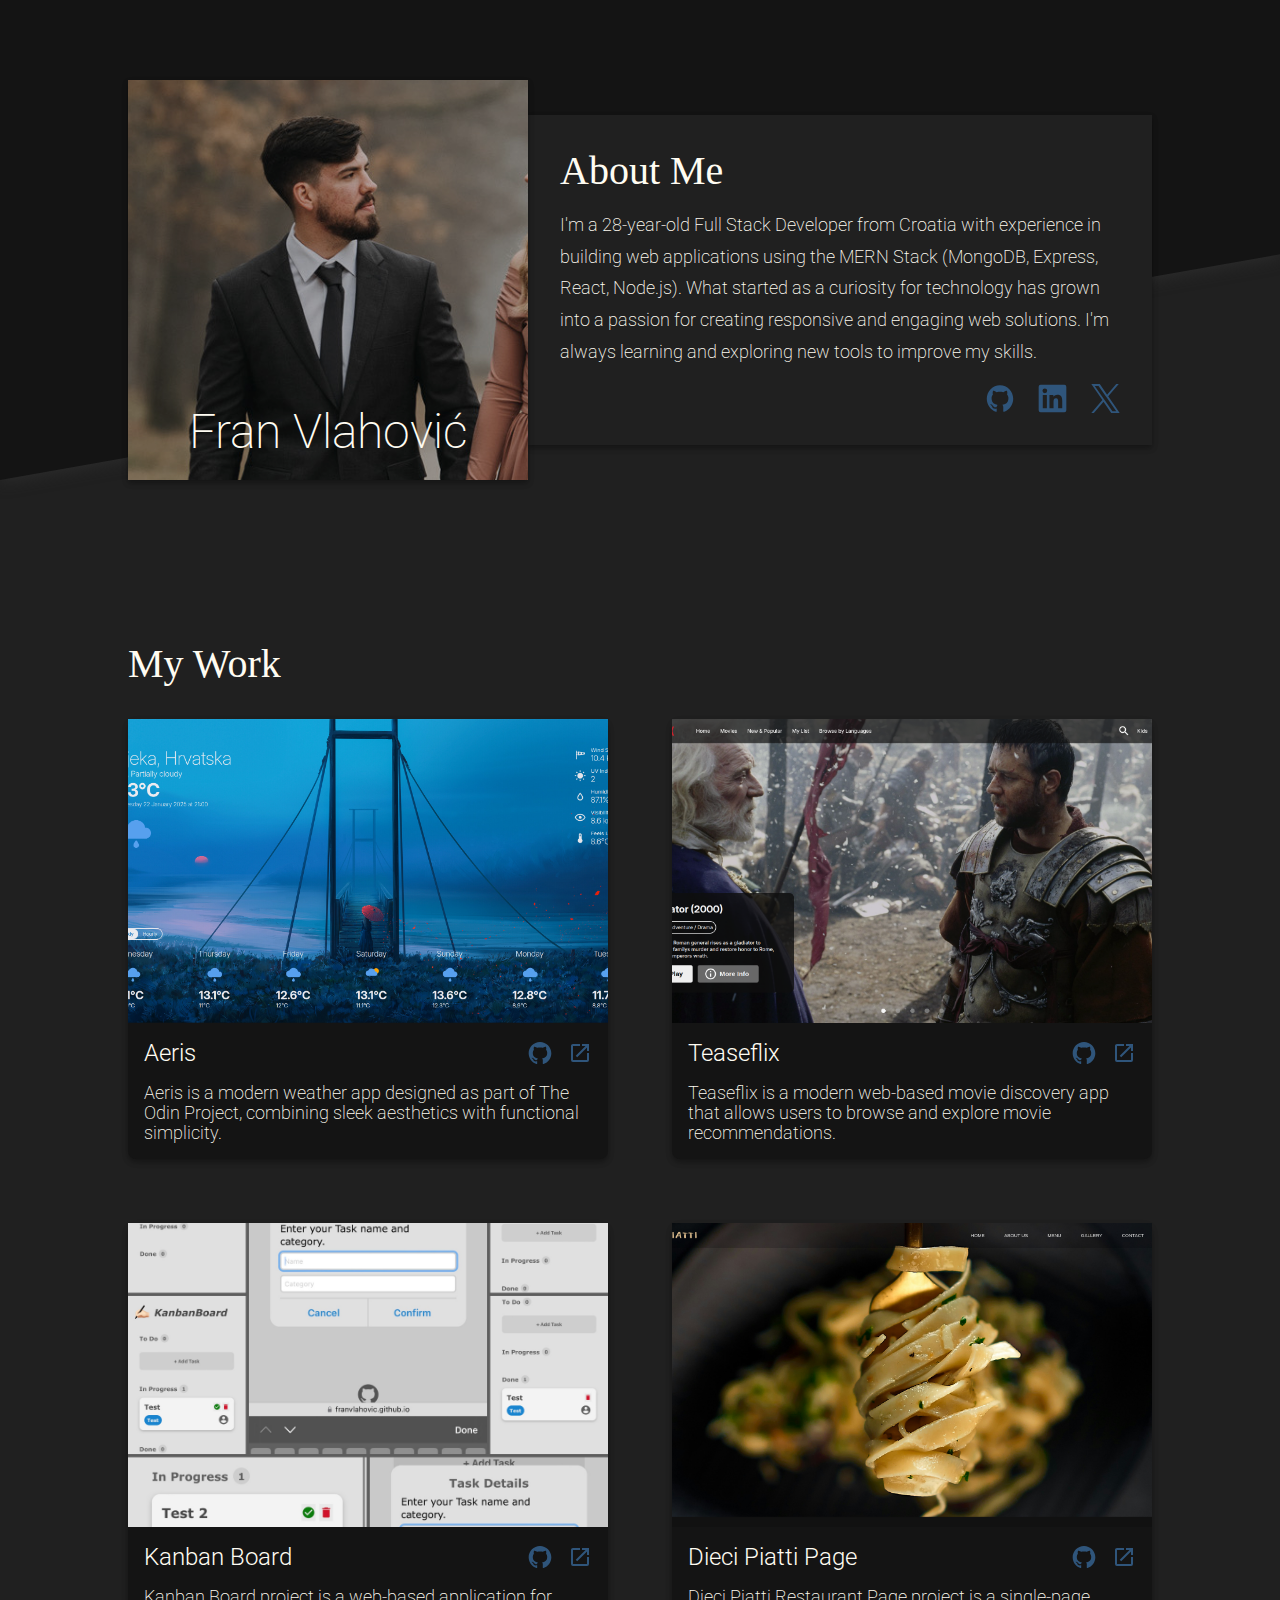
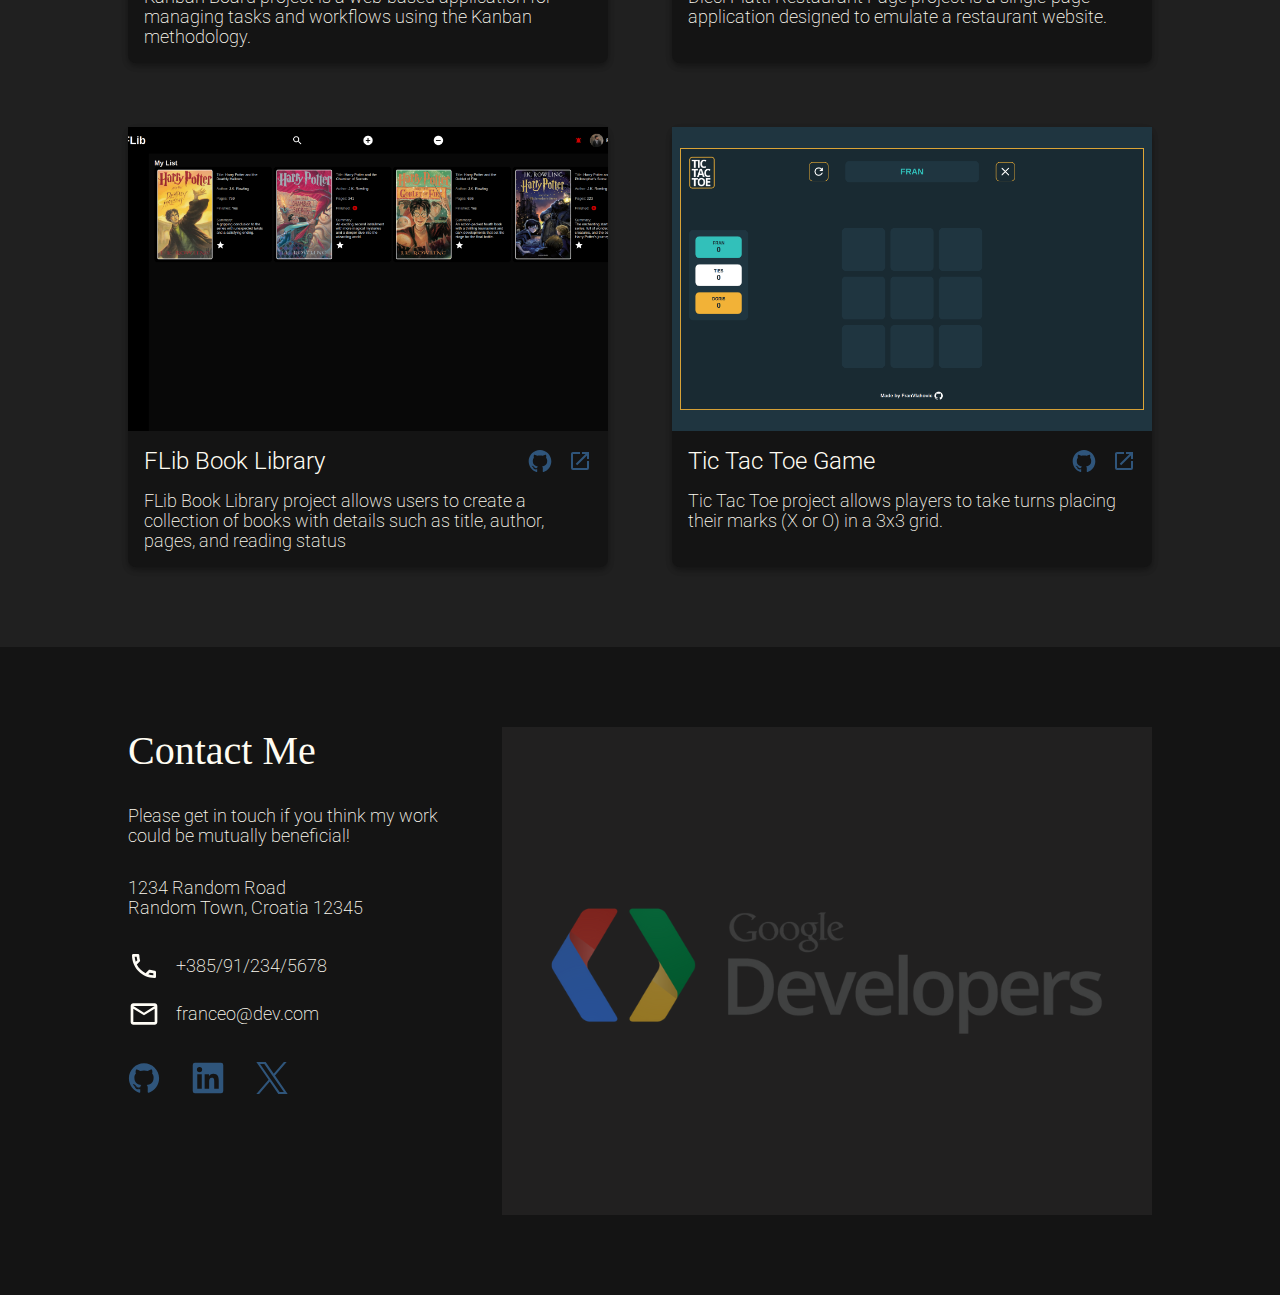
<file: index.html>
<!DOCTYPE html>
<html lang="en">
<head>
    <meta charset="UTF-8">
    <meta name="viewport" content="width=device-width, initial-scale=1.0">
    <title>Home | Portfolio Page</title>
<script defer src="main.js"></script></head>
<body>
    <header id="header">
        <div class="header-photo-container">
            <img src="0055be36055c893588d7.jpeg" alt="Illustrated Portrait Photo of Caucasian Male" class="header-image">
            <h2 class="header-person-name">Fran Vlahović</h2>
            <div class="overlay"></div>
        </div>
        <div class="about-me-container">
            <h1>About Me</h1>
            <p>I'm a 28-year-old Full Stack Developer from Croatia with experience in building web applications using the MERN Stack (MongoDB, Express, React, Node.js). What started as a curiosity for technology has grown into a passion for creating responsive and engaging web solutions. I'm always learning and exploring new tools to improve my skills.</p>
            <div class="about-me-socials">
                <a href="https://github.com/FranVlahovic" target="_blank"><img src="3c903c66b2c5334c8c0b.svg" alt="GitHub Icon"></a>
                <a href="https://www.linkedin.com/in/franvlahovic/" target="_blank"><img src="d4e41ebf9944039eda77.svg" alt="Linkedin Icon" ></a>
                <a href="https://x.com/f_vlahovic" target="_blank"><img src="800640b7f2cab3132c69.svg" alt="Twitter Icon" ></a>
            </div>
        </div>
    </header>
    <main id="main">
        <h1>My Work</h1>
        <div class="card-container">
        </div>
    </main>
    <footer id="footer">
        <div class="footer-left-container">
            <h1>Contact Me</h1>
            <p>Please get in touch if you think my work could be mutually beneficial!</p>
            <p>1234 Random Road <br> Random Town, Croatia 12345</p>
            <div class="footer-phone-email">
                <div class="footer-phone">
                    <img src="04d357205b0858045638.svg" alt="Phone Icon">
                    <p>+385/91/234/5678</p>
                </div>
                <div class="footer-email">
                    <img src="ffe24abaeb56c6af70c1.svg" alt="Email Icon">
                    <p>franceo@dev.com</p>
                </div>
            </div>
            <div class="footer-socials">
                <a href="https://github.com/FranVlahovic" target="_blank"><img src="3c903c66b2c5334c8c0b.svg" alt="GitHub Icon"></a>
                <a href="https://www.linkedin.com/in/franvlahovic/" target="_blank"><img src="d4e41ebf9944039eda77.svg" alt="Linkedin Icon" ></a>
                <a href="https://x.com/f_vlahovic" target="_blank"><img src="800640b7f2cab3132c69.svg" alt="Twitter Icon" ></a>
            </div>
        </div>
        <div class="footer-right-container">
            <img src="32b463e3715649050fa1.png" alt="Google Developer Group Logo Image">
            <div class="footer-overlay"></div>
        </div>
    </footer>
</body>
</html>
</file>
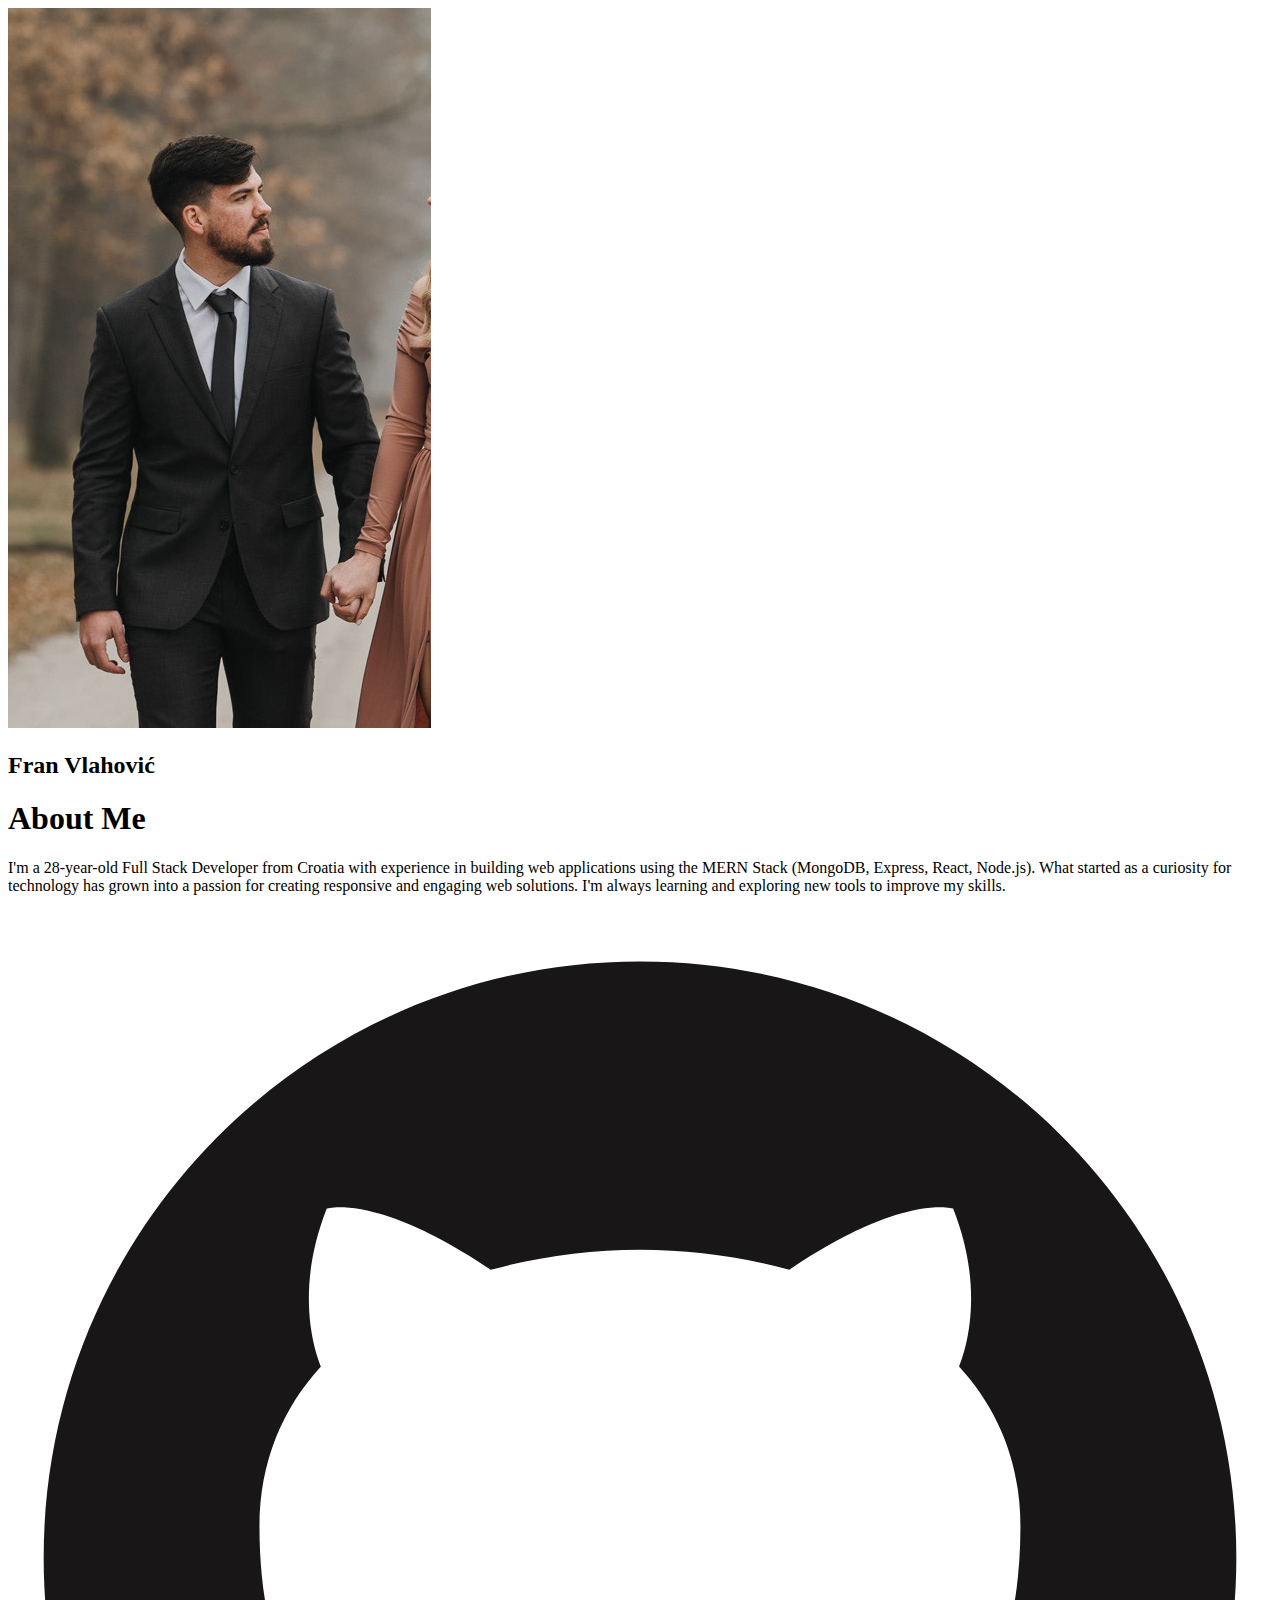
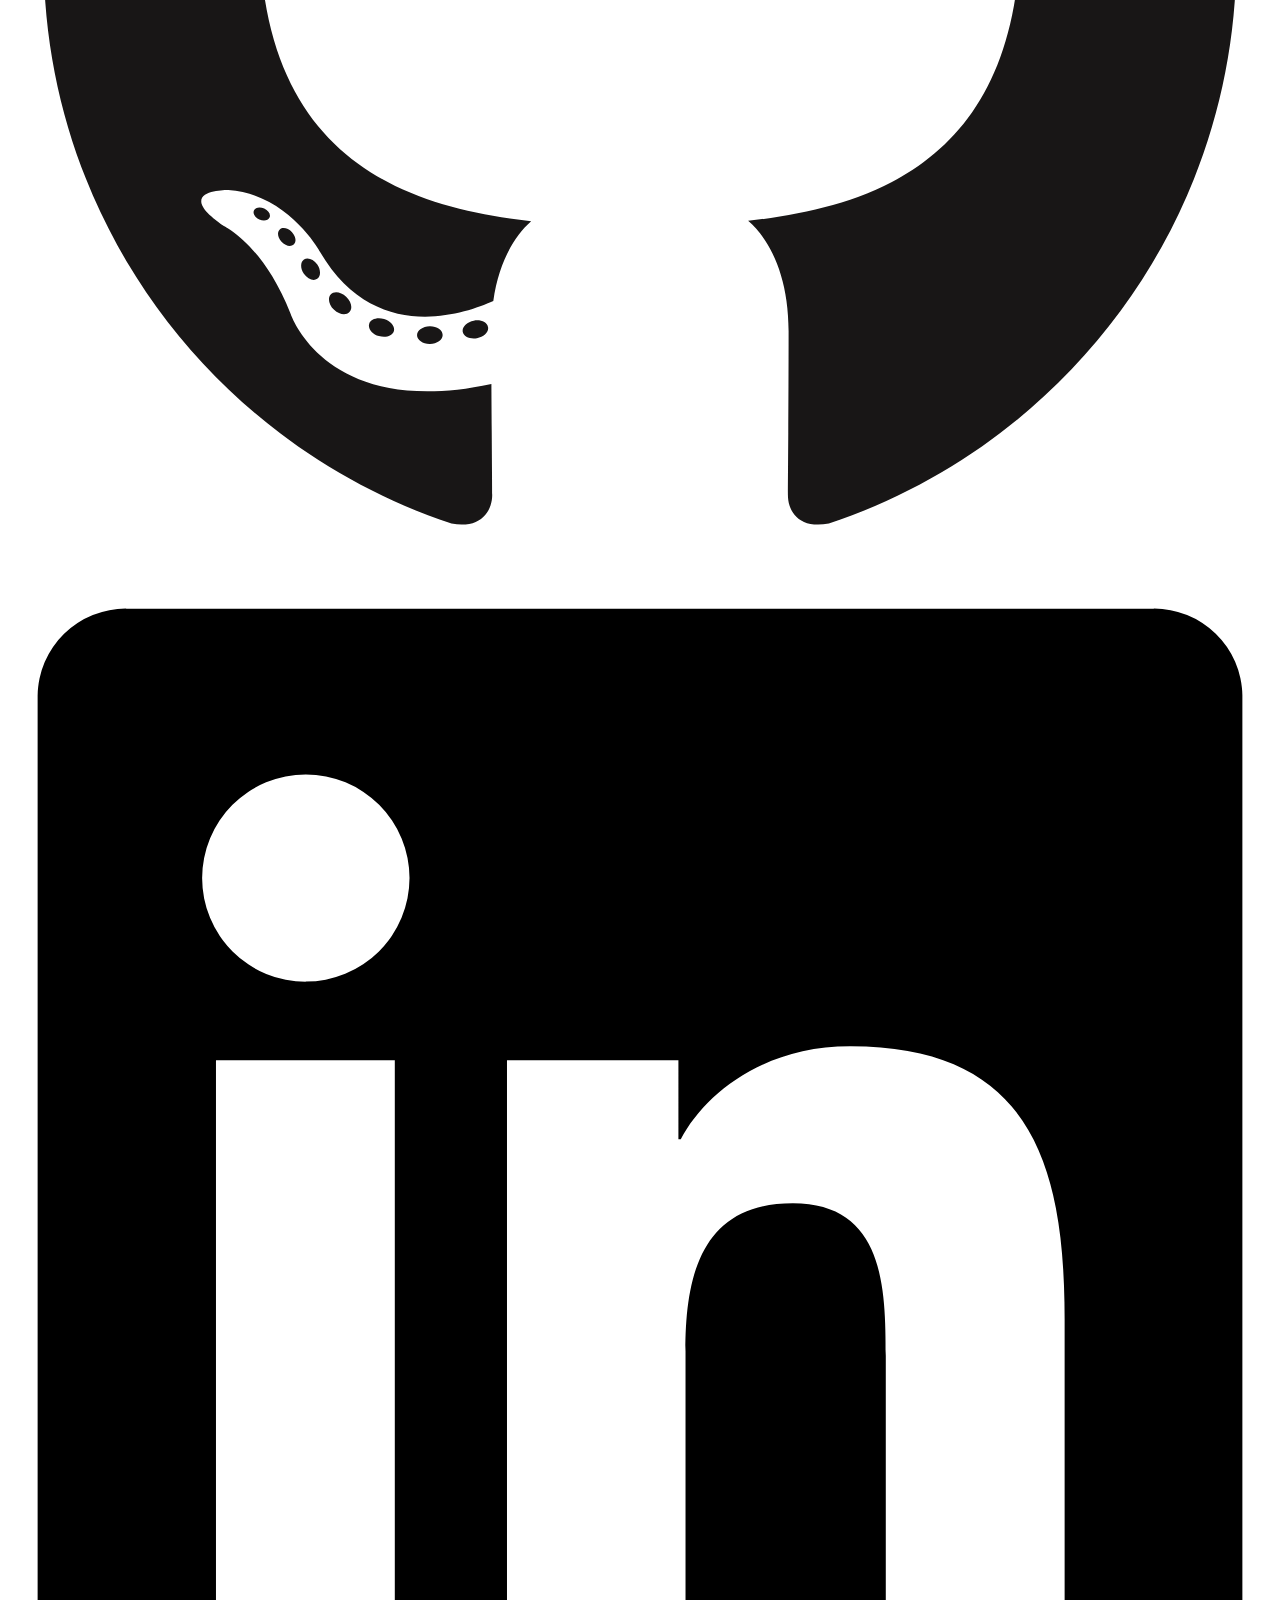
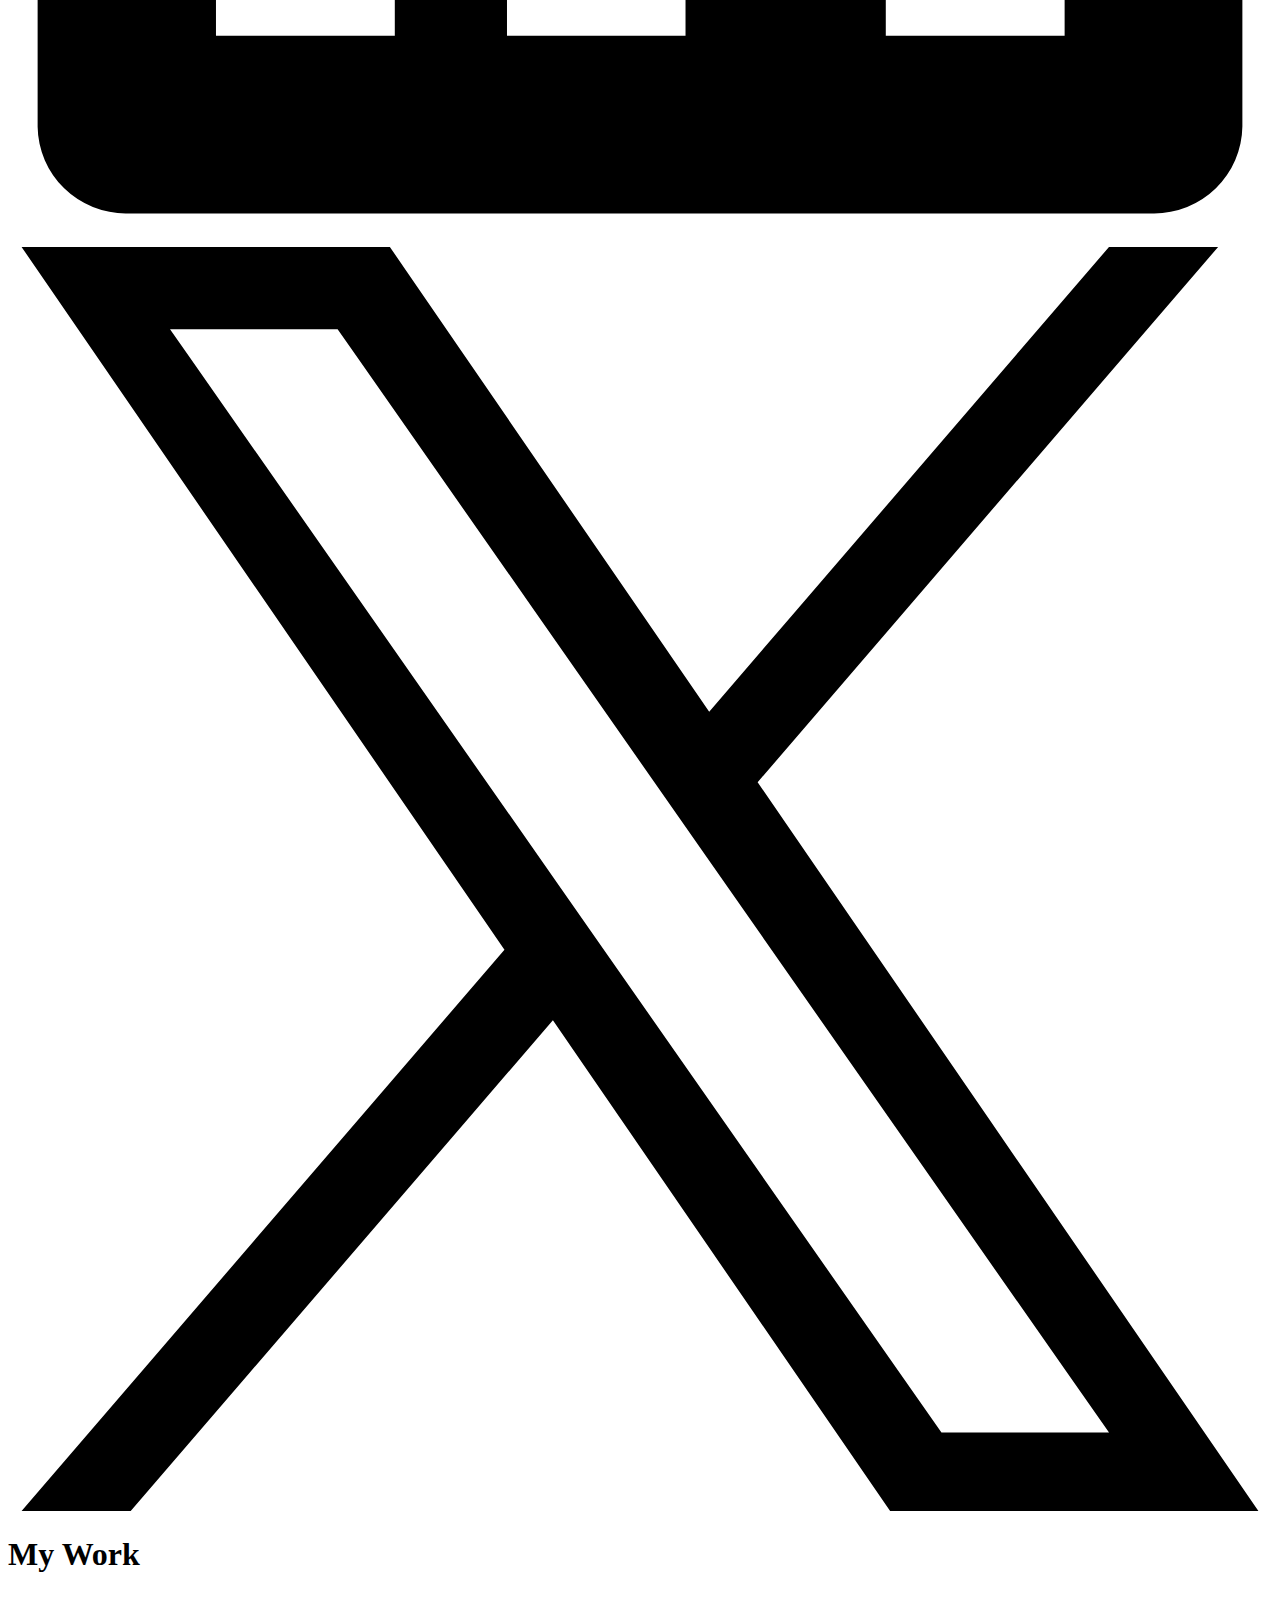
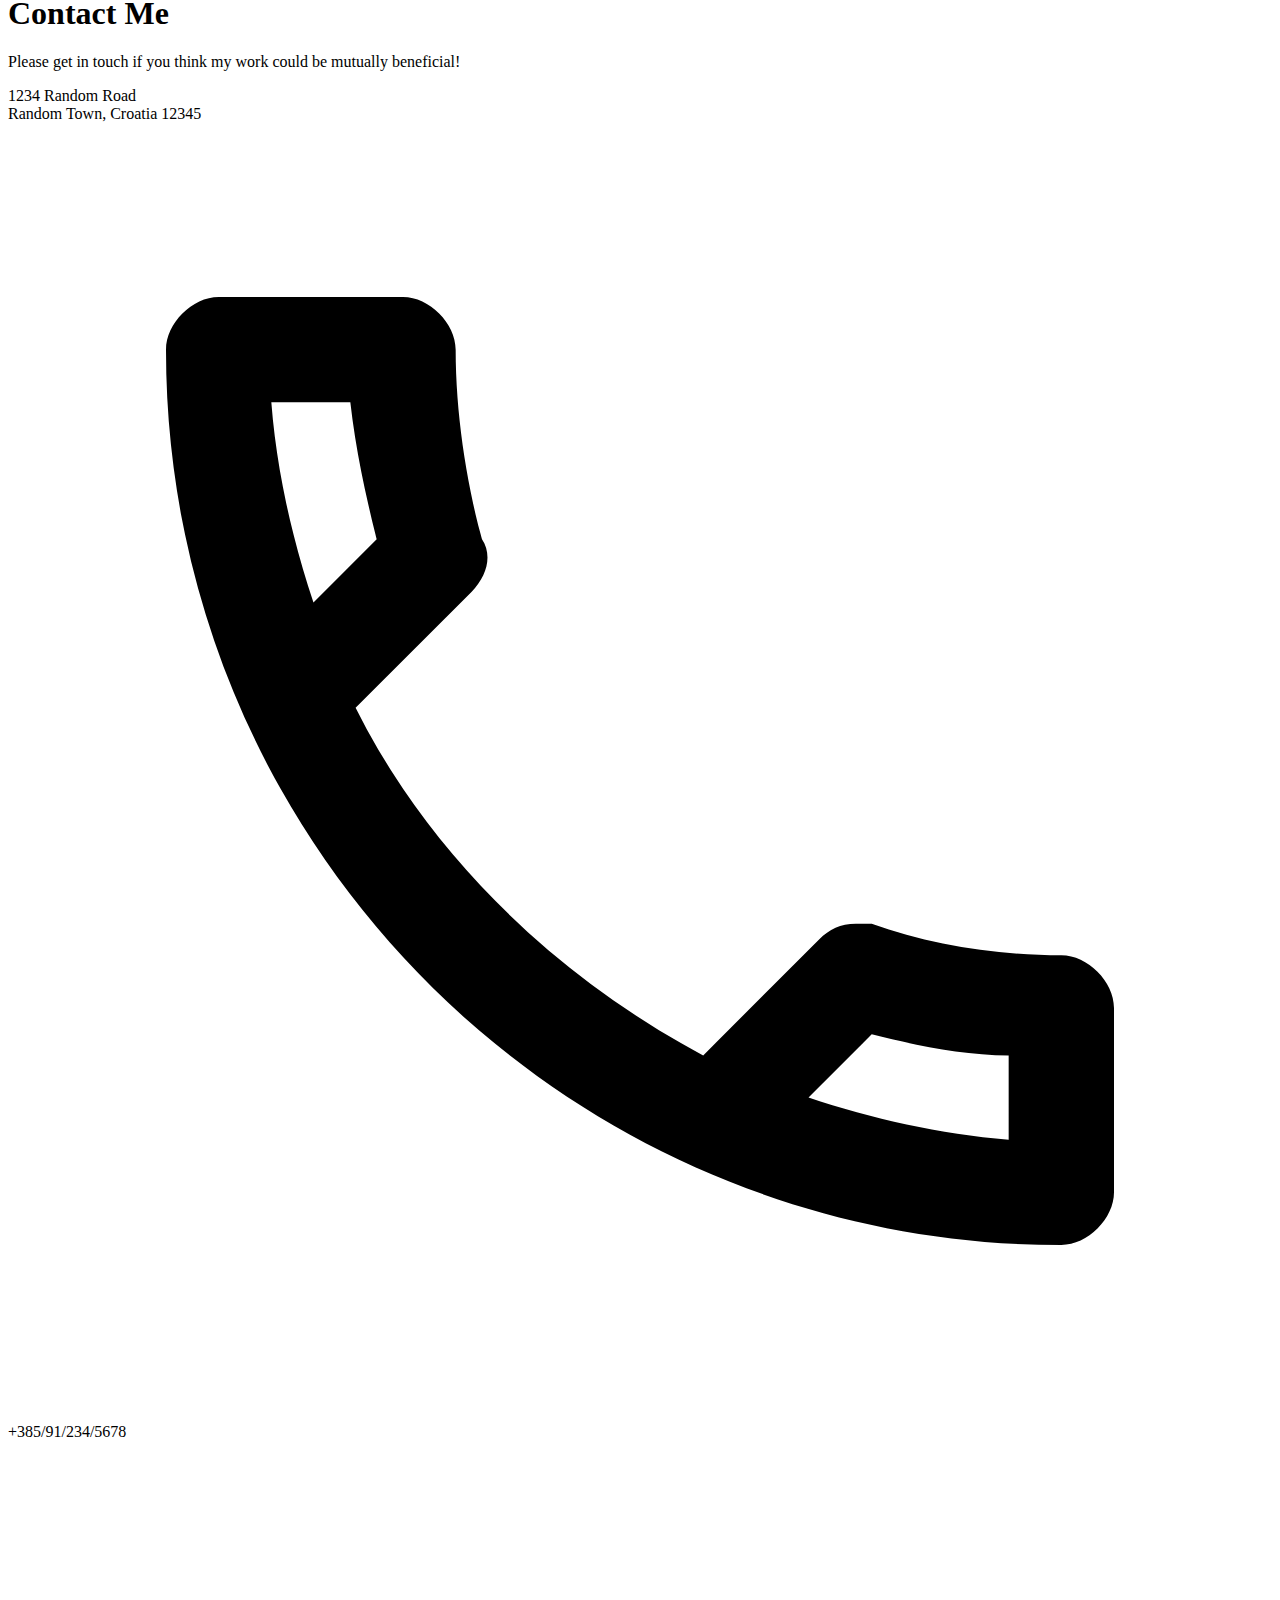
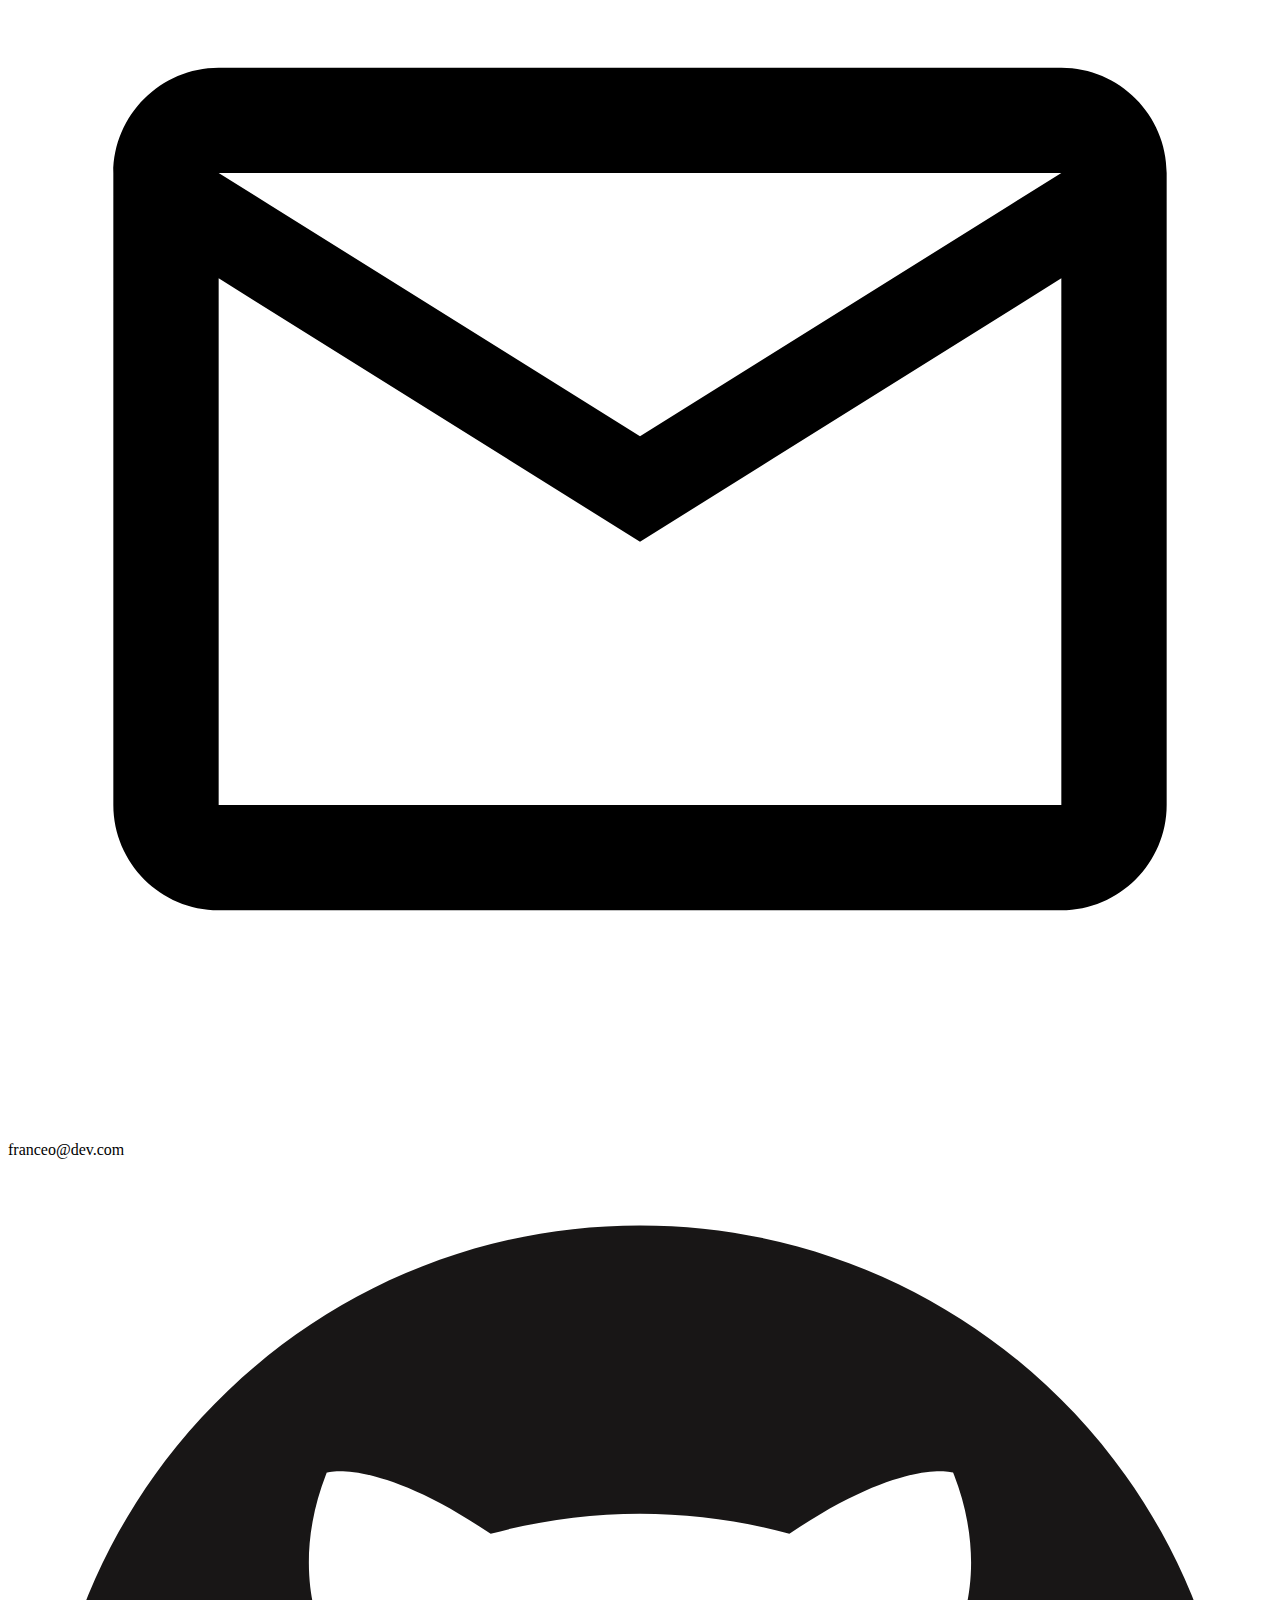
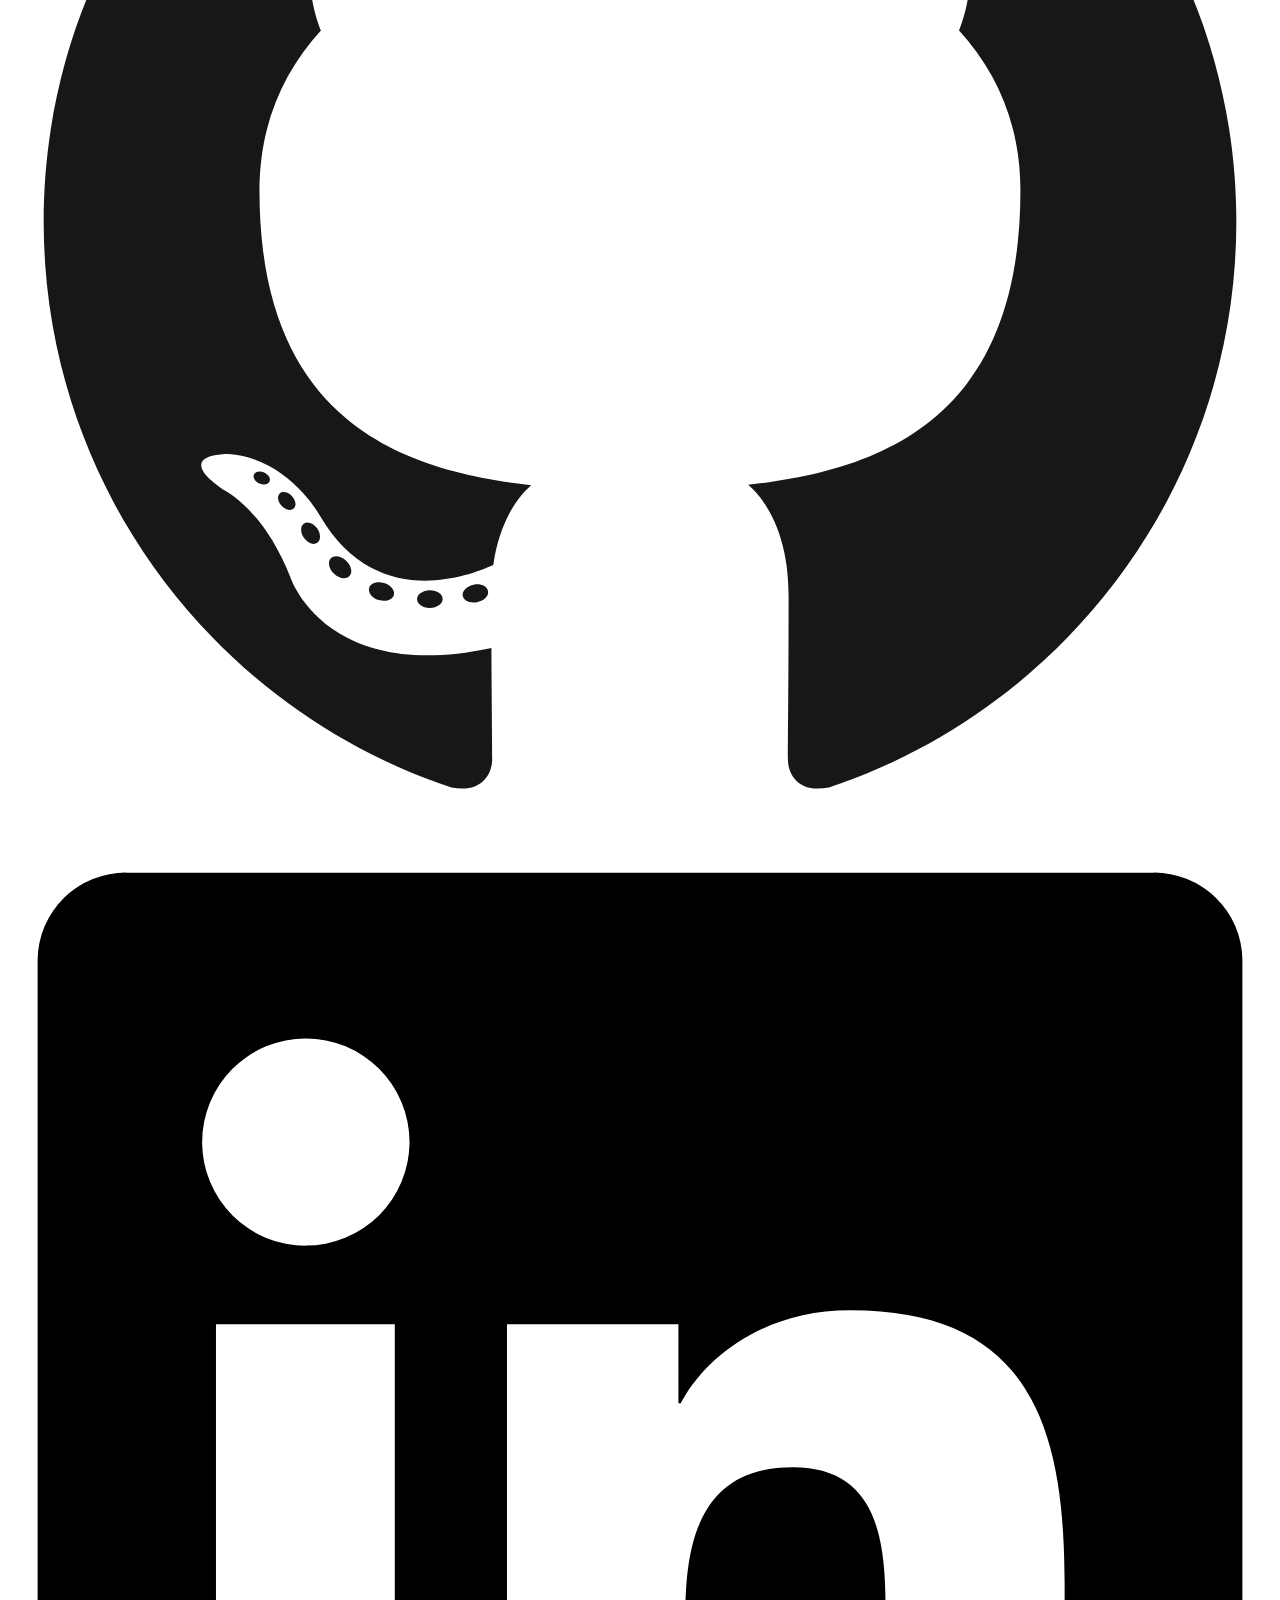
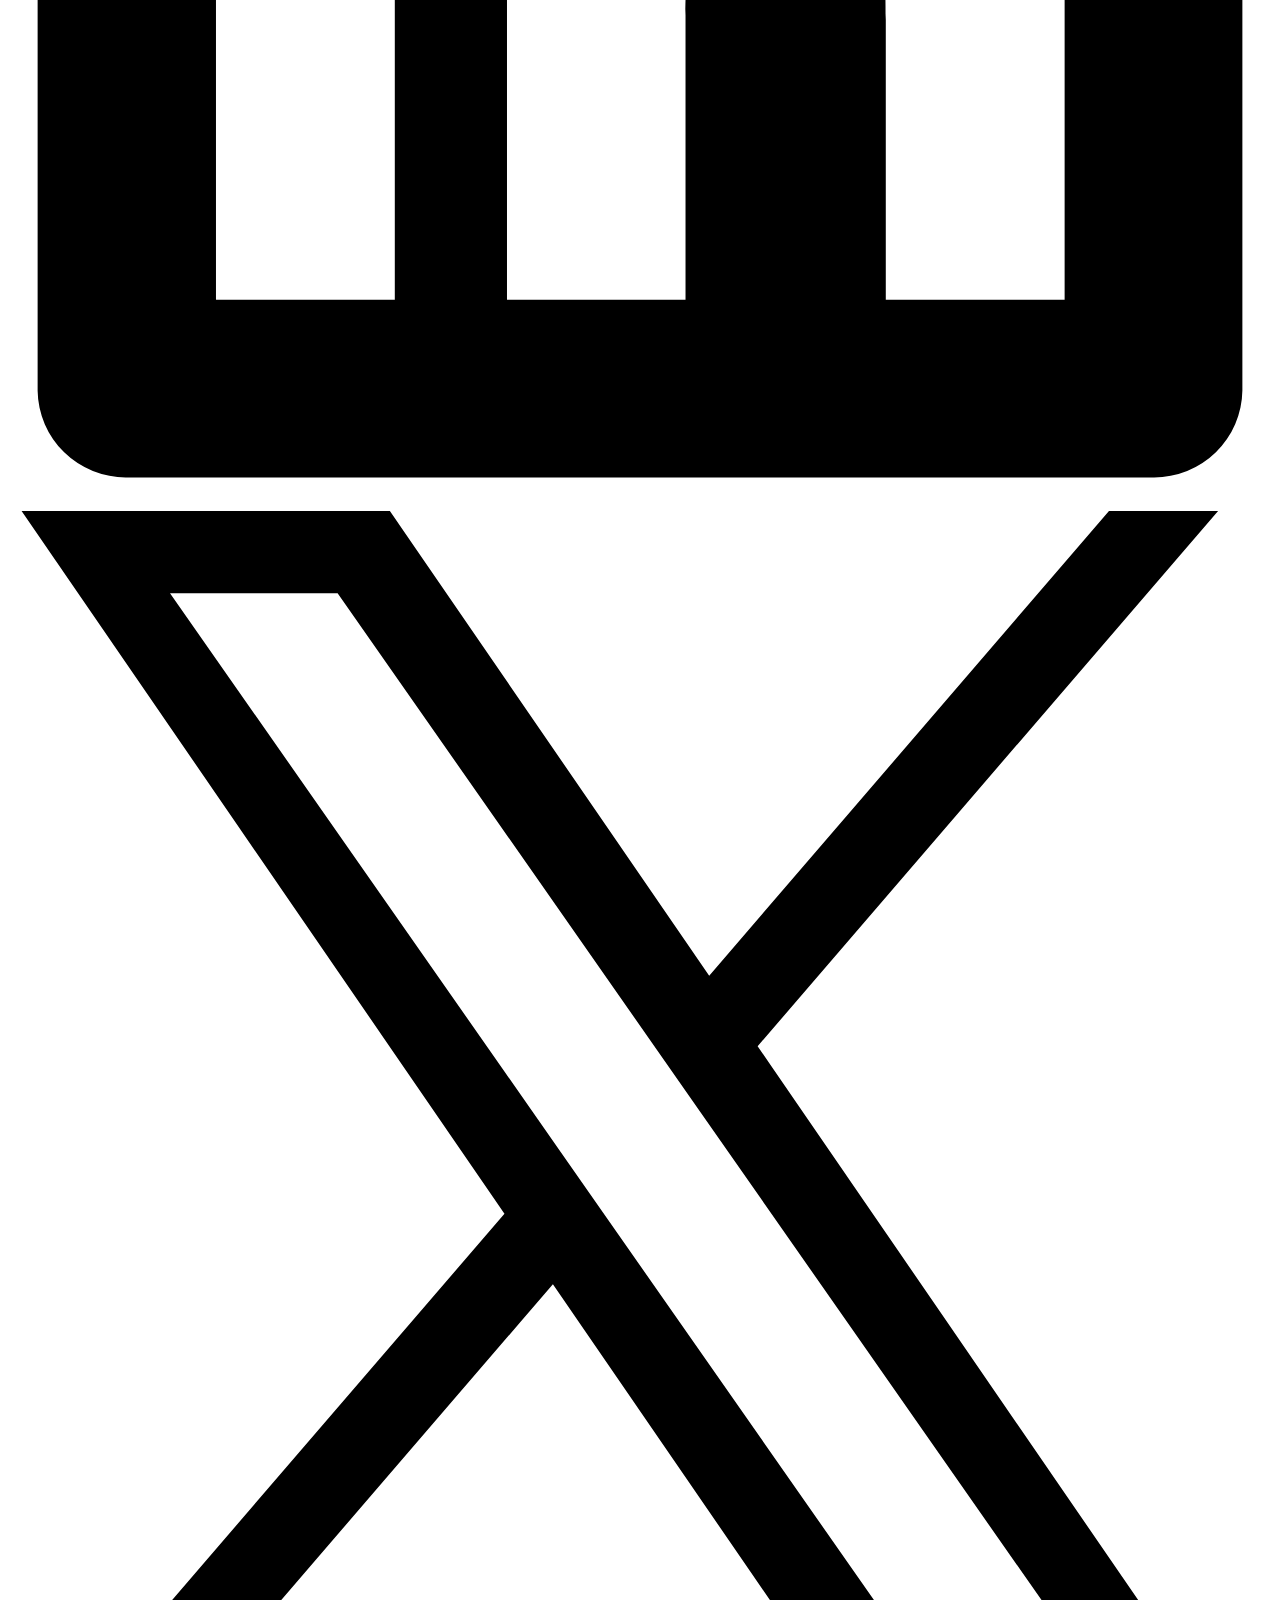
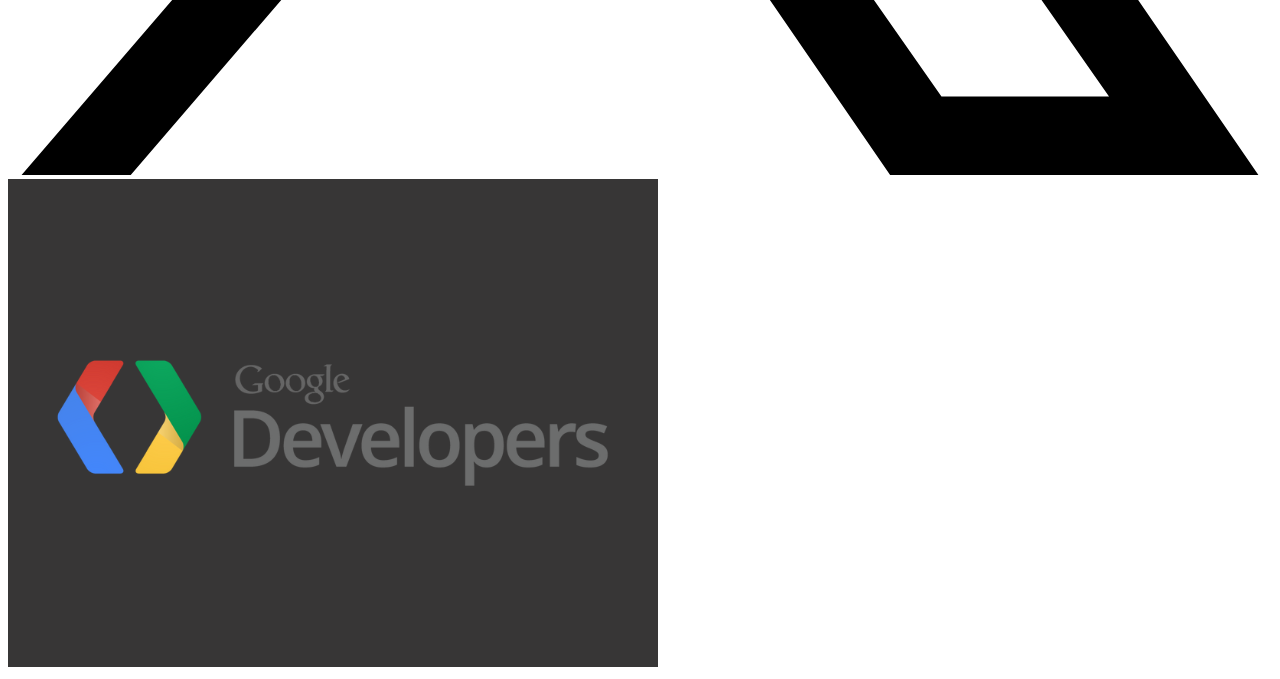
<file: src/main.html>
<!DOCTYPE html>
<html lang="en">
<head>
    <meta charset="UTF-8">
    <meta name="viewport" content="width=device-width, initial-scale=1.0">
    <title>Home | Portfolio Page</title>
</head>
<body>
    <header id="header">
        <div class="header-photo-container">
            <img src="assets/images/fran_portrait.jpeg" alt="Illustrated Portrait Photo of Caucasian Male" class="header-image">
            <h2 class="header-person-name">Fran Vlahović</h2>
            <div class="overlay"></div>
        </div>
        <div class="about-me-container">
            <h1>About Me</h1>
            <p>I'm a 28-year-old Full Stack Developer from Croatia with experience in building web applications using the MERN Stack (MongoDB, Express, React, Node.js). What started as a curiosity for technology has grown into a passion for creating responsive and engaging web solutions. I'm always learning and exploring new tools to improve my skills.</p>
            <div class="about-me-socials">
                <a href="https://github.com/FranVlahovic" target="_blank"><img src="assets/icons/github-original.svg" alt="GitHub Icon"></a>
                <a href="https://www.linkedin.com/in/franvlahovic/" target="_blank"><img src="assets/icons/linkedin-plain.svg" alt="Linkedin Icon" ></a>
                <a href="https://x.com/f_vlahovic" target="_blank"><img src="assets/icons/twitter-original.svg" alt="Twitter Icon" ></a>
            </div>
        </div>
    </header>
    <main id="main">
        <h1>My Work</h1>
        <div class="card-container">
        </div>
    </main>
    <footer id="footer">
        <div class="footer-left-container">
            <h1>Contact Me</h1>
            <p>Please get in touch if you think my work could be mutually beneficial!</p>
            <p>1234 Random Road <br> Random Town, Croatia 12345</p>
            <div class="footer-phone-email">
                <div class="footer-phone">
                    <img src="assets/icons/phone-outline.svg" alt="Phone Icon">
                    <p>+385/91/234/5678</p>
                </div>
                <div class="footer-email">
                    <img src="assets/icons/email-outline.svg" alt="Email Icon">
                    <p>franceo@dev.com</p>
                </div>
            </div>
            <div class="footer-socials">
                <a href="https://github.com/FranVlahovic" target="_blank"><img src="assets/icons/github-original.svg" alt="GitHub Icon"></a>
                <a href="https://www.linkedin.com/in/franvlahovic/" target="_blank"><img src="assets/icons/linkedin-plain.svg" alt="Linkedin Icon" ></a>
                <a href="https://x.com/f_vlahovic" target="_blank"><img src="assets/icons/twitter-original.svg" alt="Twitter Icon" ></a>
            </div>
        </div>
        <div class="footer-right-container">
            <img src="assets/images/footer-image.png" alt="Google Developer Group Logo Image">
            <div class="footer-overlay"></div>
        </div>
    </footer>
</body>
</html>
</file>
